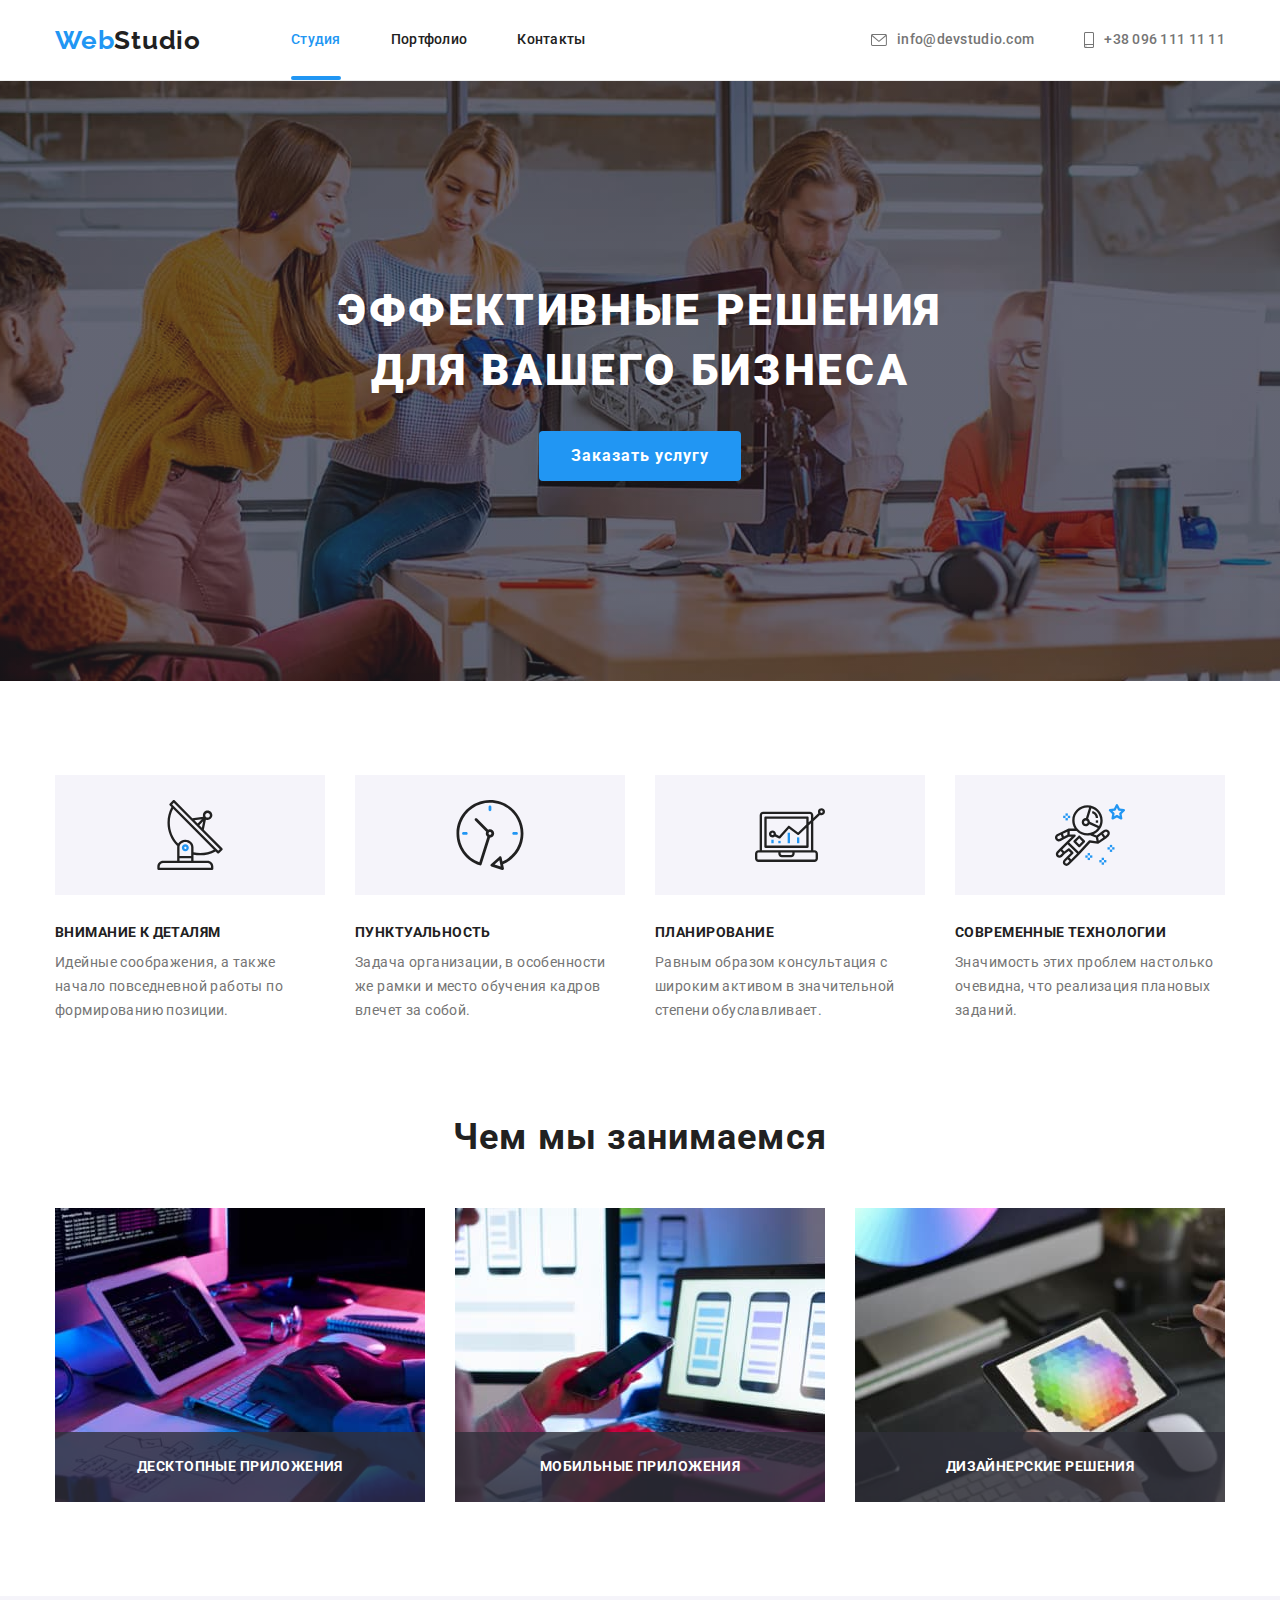
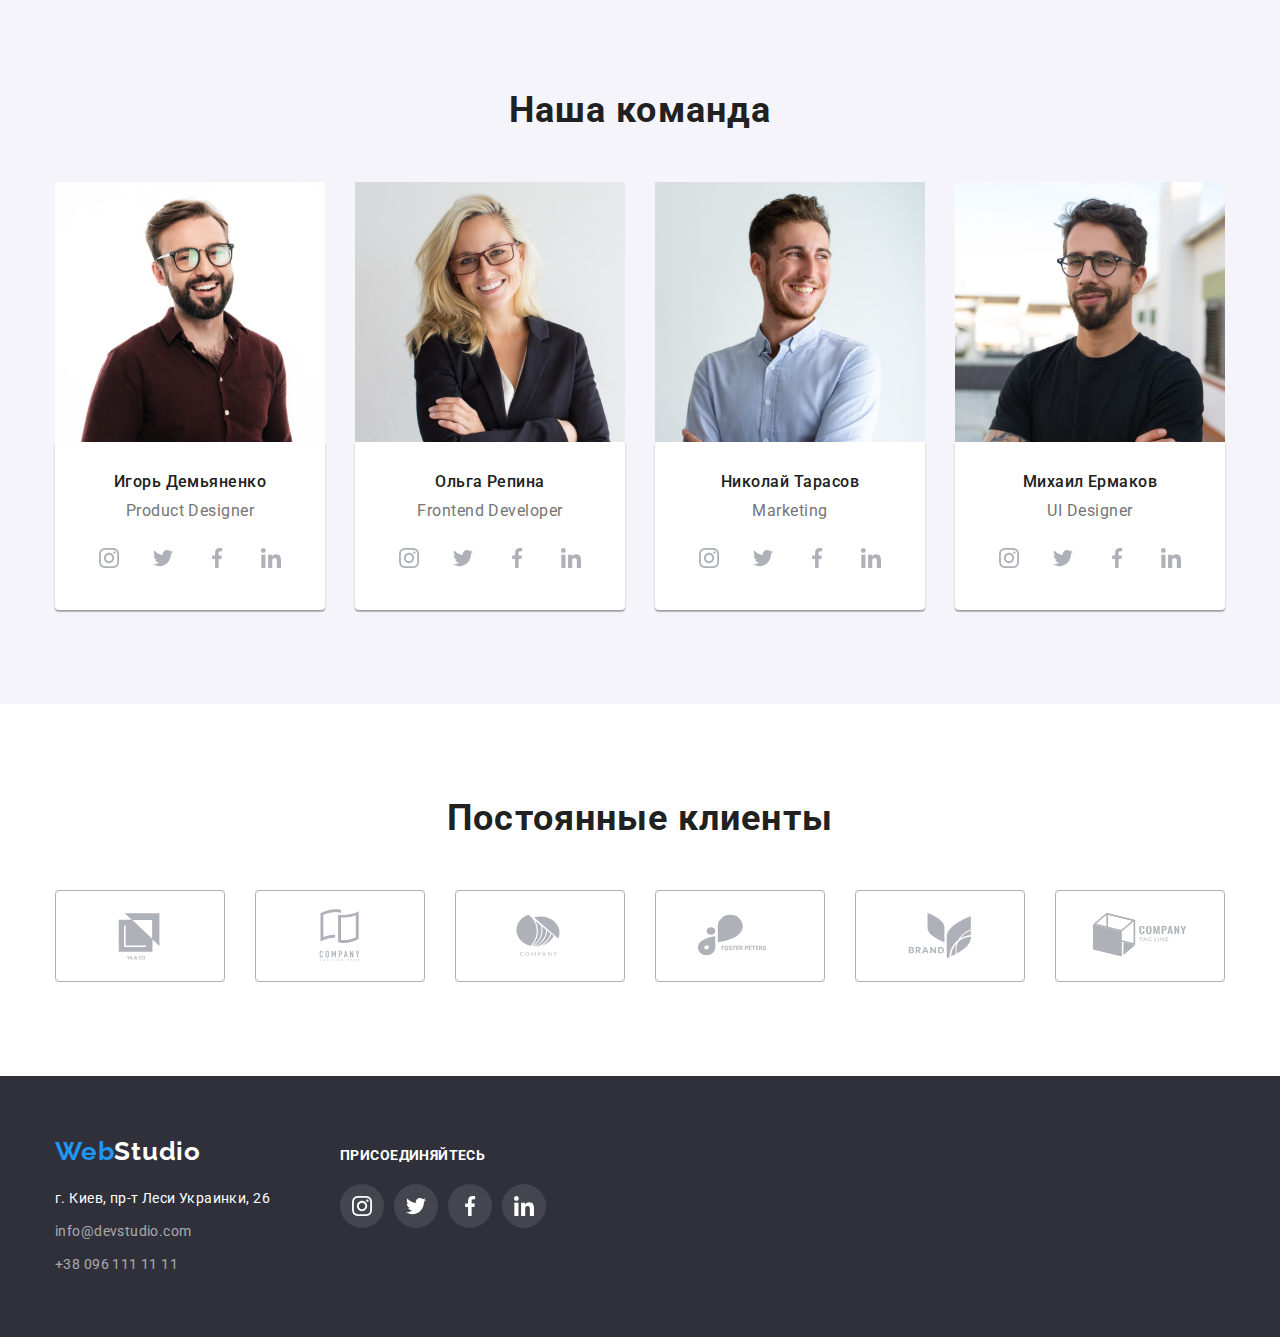
<file: index.html>
<!DOCTYPE html>
<html lang="ru">

<head>
    <meta charset="UTF-8">
    <meta http-equiv="X-UA-Compatible" content="IE=edge">
    <meta name="viewport" content="width=device-width, initial-scale=1.0">
    <title>Document</title>
    <link href="https://fonts.googleapis.com/css2?family=Raleway:wght@700&family=Roboto:wght@400;500;700;900&display=swap"
        rel="stylesheet">
    <link rel="stylesheet" href="https://cdnjs.cloudflare.com/ajax/libs/modern-normalize/1.1.0/modern-normalize.min.css">
    <link rel="stylesheet" href="./css/styles.css">
</head>

<body>
    <!-- Шапка сайта -->
    <header class="page-header">
        <div class="container main-nav">
            <nav class="main-nav">
                <a href="/" class="logo">Web<span class="logo-header">Studio</span></a>
                <ul class="site-nav list">
                    <li class="item"><a href="./index.html" class="link current">Студия</a></li>
                    <li class="item"><a href="./portfolio.html" class="link">Портфолио</a></li>
                    <li class="item"><a href="" class="link">Контакты</a></li>
                </ul>
            </nav>
            <ul class="auth-nav list">
                <li class="item">
                    <a href="mailto:info@devstudio.com" class="link">
                        <svg class="icon" width="16" height="12">
                            <use href="./images/icons.svg#icon-envelope"></use>
                        </svg><span class="link-element">info@devstudio.com</span>
                    </a>
                </li>
                <li class="item">
                    <a href="tell:+380961111111" class="link">
                        <svg class="icon" width="10" height="16">
                            <use href="./images/icons.svg#icon-smartphone"></use>
                        </svg><span class="link-element">+38 096 111 11 11</span>
                    </a>
                </li>
            </ul>
        </div>
    </header>
        
    <main>
        <!-- Герой -->
        <section class="hero">
            <div class="container">
                <h1 class="hero-title">Эффективные решения<br /> для вашего бизнеса</h1>
                <button type="button" class="button" data-modal-open>Заказать услугу</button>
            </div>
        </section>

        <!-- Преимущества -->

        <section class="section-feature">
            <div class="container">
                <h2 class="visually-hidden">Почему мы</h2>
                <ul class="feature-list list">
                    <li class="feature-element">
                        <div class="feature-icon">
                            <svg width="70" height="70">
                                <use href="./images/icons.svg#icon-antenna-1"></use>
                            </svg>
                        </div>
                        <h3 class="title">Внимание к деталям</h3>
                        <p>Идейные соображения, а также начало повседневной работы по формированию позиции.</p>
                    </li>
                    <li class="feature-element">
                        <div class="feature-icon">
                            <svg width="70" height="70">
                                <use href="./images/icons.svg#icon-clock-1"></use>
                            </svg>
                        </div>
                        <h3 class="title">Пунктуальность</h3>
                        <p>Задача организации, в особенности же рамки и место обучения кадров влечет за собой.</p>
                    </li>
                    <li class="feature-element">
                        <div class="feature-icon">
                            <svg width="70" height="70">
                                <use href="./images/icons.svg#icon-diagram-1"></use>
                            </svg>
                        </div>
                        <h3 class="title">Планирование</h3>
                        <p>Равным образом консультация с широким активом в значительной степени обуславливает.</p>
                    </li>
                    <li class="feature-element">
                        <div class="feature-icon">
                            <svg width="70" height="70">
                                <use href="./images/icons.svg#icon-astronaut-1"></use>
                            </svg>
                        </div>
                        <h3 class="title">Современные технологии</h3>
                        <p>Значимость этих проблем настолько очевидна, что реализация плановых заданий.</p>
                    </li>
                </ul>
            </div>
        </section>

        <!-- Что делаем -->

        <section class="section">
            <div class="container">
                <h2 class="section-title">Чем мы занимаемся</h2>
                <ul class="list work">
                    <li class="work-element">
                        <img src="./images/box1.jpg" alt="Десктопные приложения" width="370">
                        <p class="work-text">ДЕСКТОПНЫЕ ПРИЛОЖЕНИЯ</p>
                    </li>
                    <li class="work-element">
                        <img src="./images/box2.jpg" alt="Мобильные приложения" width="370">
                        <p class="work-text">МОБИЛЬНЫЕ ПРИЛОЖЕНИЯ</p>
                    </li>
                    <li class="work-element">
                        <img src="./images/box3.jpg" alt="Дизайн" width="370">
                        <p class="work-text">ДИЗАЙНЕРСКИЕ РЕШЕНИЯ</p>
                    </li>
                </ul>
            </div>
        </section>

        <!-- Команда -->

        <section class="section team">
            <div class="container">
                <h2 class="section-title">Наша команда</h2>
                <ul class="team-list list">
                    <li class="team-element">
                        <img src="./images/img1.jpg" alt="Product Designer" width="270">
                        <div class="team-content">
                            <h3 class="title">Игорь Демьяненко</h3>
                            <p class="text">Product Designer</p>
                            <ul class="team-social-list list">
                                <li class="team-social-item">
                                    <a href="" class="team-social-link">
                                        <svg class="team-social-icon" width="20" height="20">
                                            <use href="./images/icons.svg#icon-instagram-2"></use>
                                        </svg>
                                    </a>
                                </li>
                                <li class="team-social-item">
                                    <a href="" class="team-social-link">
                                        <svg class="team-social-icon" width="20" height="20">
                                            <use href="./images/icons.svg#icon-twitter-1"></use>
                                        </svg>
                                    </a>
                                </li>
                                <li class="team-social-item">
                                    <a href="" class="team-social-link">
                                        <svg class="team-social-icon" width="20" height="20">
                                            <use href="./images/icons.svg#icon-facebook-1"></use>
                                        </svg>
                                    </a>
                                </li>
                                <li class="team-social-item">
                                    <a href="" class="team-social-link">
                                        <svg class="team-social-icon" width="20" height="20">
                                            <use href="./images/icons.svg#icon-linkedin-1"></use>
                                        </svg>
                                    </a>
                                </li>
                            </ul>
                        </div>
                    </li>
                    <li class="team-element">
                        <img src="./images/img2.jpg" alt="Frontend Developer" width="270">
                        <div class="team-content">
                            <h3 class="title">Ольга Репина</h3>
                            <p class="text">Frontend Developer</p>
                            <ul class="team-social-list list">
                                <li class="team-social-item">
                                    <a href="" class="team-social-link">
                                        <svg class="team-social-icon" width="20" height="20">
                                            <use href="./images/icons.svg#icon-instagram-2"></use>
                                        </svg>
                                    </a>
                                </li>
                                <li class="team-social-item">
                                    <a href="" class="team-social-link">
                                        <svg class="team-social-icon" width="20" height="20">
                                            <use href="./images/icons.svg#icon-twitter-1"></use>
                                        </svg>
                                    </a>
                                </li>
                                <li class="team-social-item">
                                    <a href="" class="team-social-link">
                                        <svg class="team-social-icon" width="20" height="20">
                                            <use href="./images/icons.svg#icon-facebook-1"></use>
                                        </svg>
                                    </a>
                                </li>
                                <li class="team-social-item">
                                    <a href="" class="team-social-link">
                                        <svg class="team-social-icon" width="20" height="20">
                                            <use href="./images/icons.svg#icon-linkedin-1"></use>
                                        </svg>
                                    </a>
                                </li>
                            </ul>
                        </div>
                    </li>
                    <li class="team-element">
                        <img src="./images/img3.jpg" alt="Marketing" width="270">
                        <div class="team-content">
                            <h3 class="title">Николай Тарасов</h3>
                            <p class="text">Marketing</p>
                            <ul class="team-social-list list">
                                <li class="team-social-item">
                                    <a href="" class="team-social-link">
                                        <svg class="team-social-icon" width="20" height="20">
                                            <use href="./images/icons.svg#icon-instagram-2"></use>
                                        </svg>
                                    </a>
                                </li>
                                <li class="team-social-item">
                                    <a href="" class="team-social-link">
                                        <svg class="team-social-icon" width="20" height="20">
                                            <use href="./images/icons.svg#icon-twitter-1"></use>
                                        </svg>
                                    </a>
                                </li>
                                <li class="team-social-item">
                                    <a href="" class="team-social-link">
                                        <svg class="team-social-icon" width="20" height="20">
                                            <use href="./images/icons.svg#icon-facebook-1"></use>
                                        </svg>
                                    </a>
                                </li>
                                <li class="team-social-item">
                                    <a href="" class="team-social-link">
                                        <svg class="team-social-icon" width="20" height="20">
                                            <use href="./images/icons.svg#icon-linkedin-1"></use>
                                        </svg>
                                    </a>
                                </li>
                            </ul>
                        </div>
                    </li>
                    <li class="team-element">
                        <img src="./images/img4.jpg" alt="UI Designer" width="270">
                        <div class="team-content">
                            <h3 class="title">Михаил Ермаков</h3>
                            <p class="text">UI Designer</p>
                            <ul class="team-social-list list">
                                <li class="team-social-item">
                                    <a href="" class="team-social-link">
                                        <svg class="team-social-icon" width="20" height="20">
                                            <use href="./images/icons.svg#icon-instagram-2"></use>
                                        </svg>
                                    </a>
                                </li>
                                <li class="team-social-item">
                                    <a href="" class="team-social-link">
                                        <svg class="team-social-icon" width="20" height="20">
                                            <use href="./images/icons.svg#icon-twitter-1"></use>
                                        </svg>
                                    </a>
                                </li>
                                <li class="team-social-item">
                                    <a href="" class="team-social-link">
                                        <svg class="team-social-icon" width="20" height="20">
                                            <use href="./images/icons.svg#icon-facebook-1"></use>
                                        </svg>
                                    </a>
                                </li>
                                <li class="team-social-item">
                                    <a href="" class="team-social-link">
                                        <svg class="team-social-icon" width="20" height="20">
                                            <use href="./images/icons.svg#icon-linkedin-1"></use>
                                        </svg>
                                    </a>
                                </li>
                            </ul>
                        </div>
                    </li>
                </ul>
            </div>
        </section>

        <!-- Клиенты -->
        <section class="section">
            <div class="container">
                <h2 class="section-title">Постоянные клиенты</h2>
                <ul class="clients-list list">
                    <li class="clients-item">
                        <a href="" class="clients-link">
                            <svg class="clients-icon" width="106" height="60">
                                <use href="./images/icons.svg#icon-Logo"></use>
                            </svg>
                        </a>
                    </li>
                    <li class="clients-item">
                        <a href="" class="clients-link">
                            <svg class="clients-icon" width="106" height="60">
                                <use href="./images/icons.svg#icon-Logo-1"></use>
                            </svg>
                        </a>
                    </li>
                    <li class="clients-item">
                        <a href="" class="clients-link">
                            <svg class="clients-icon" width="106" height="60">
                                <use href="./images/icons.svg#icon-Logo-2"></use>
                            </svg>
                        </a>
                    </li>
                    <li class="clients-item">
                        <a href="" class="clients-link">
                            <svg class="clients-icon" width="106" height="60">
                                <use href="./images/icons.svg#icon-Logo-3"></use>
                            </svg>
                        </a>
                    </li>
                    <li class="clients-item">
                        <a href="" class="clients-link">
                            <svg class="clients-icon" width="106" height="60">
                                <use href="./images/icons.svg#icon-Logo-4"></use>
                            </svg>
                        </a>
                    </li>
                    <li class="clients-item">
                        <a href="" class="clients-link">
                            <svg class="clients-icon" width="106" height="60">
                                <use href="./images/icons.svg#icon-Logo-5"></use>
                            </svg>
                        </a>
                    </li>
                </ul>
            </div>
        </section>
    </main>
    
    <!-- Футер -->

    <footer class="footer">
        <div class="container footer-element">
            <div class="footer-element-contact">
                <a href="/" class="logo logo-element">Web<span class="logo-footer">Studio</span></a>
                <p class="address contact-element">
                    г. Киев, пр-т Леси Украинки, 26
                </p>
                <address>
                    <ul class="contact list">
                        <li class="contact-element">
                            <a href="mailto:info@devstudio.com" class="link">info@devstudio.com</a>
                        </li>
                        <li class="contact-element">
                            <a href="tell:+380961111111" class="link">+38 096 111 11 11</a>
                        </li>
                    </ul>
                </address>
            </div>
            <div class="footer-element-social">
                <p class="social">ПРИСОЕДИНЯЙТЕСЬ</p>
                <ul class="social-list">
                    <li class="social-item list">
                        <a href="" class="social-link">
                            <svg class="social-icon" width="20" height="20">
                                <use href="./images/icons.svg#icon-instagram-2"></use>
                            </svg>
                        </a>
                    </li>
                    <li class="social-item list">
                        <a href="" class="social-link">
                            <svg class="social-icon" width="20" height="20">
                                <use href="./images/icons.svg#icon-twitter-1"></use>
                            </svg>
                        </a>
                    </li>
                    <li class="social-item list">
                        <a href="" class="social-link">
                            <svg class="social-icon" width="20" height="20">
                                <use href="./images/icons.svg#icon-facebook-1"></use>
                            </svg>
                        </a>
                    </li>
                    <li class="social-item list">
                        <a href="" class="social-link">
                            <svg class="social-icon" width="20" height="20">
                                <use href="./images/icons.svg#icon-linkedin-1"></use>
                            </svg>
                        </a>
                    </li>
                </ul>
            </div>
        </div>
    </footer>

    <div class="backdrop is-hidden" data-modal>
        <div class="modal">
            <button type="button" class="button-close" data-modal-close>
                <svg class="icon-close" width="18" height="18">
                    <use href="./images/icons.svg#icon-close-black-18dp-2-1"></use>
                </svg>
            </button>
        </div>
    </div>
    <script src="./js/modal.js"></script>
</body>

</html>
</file>
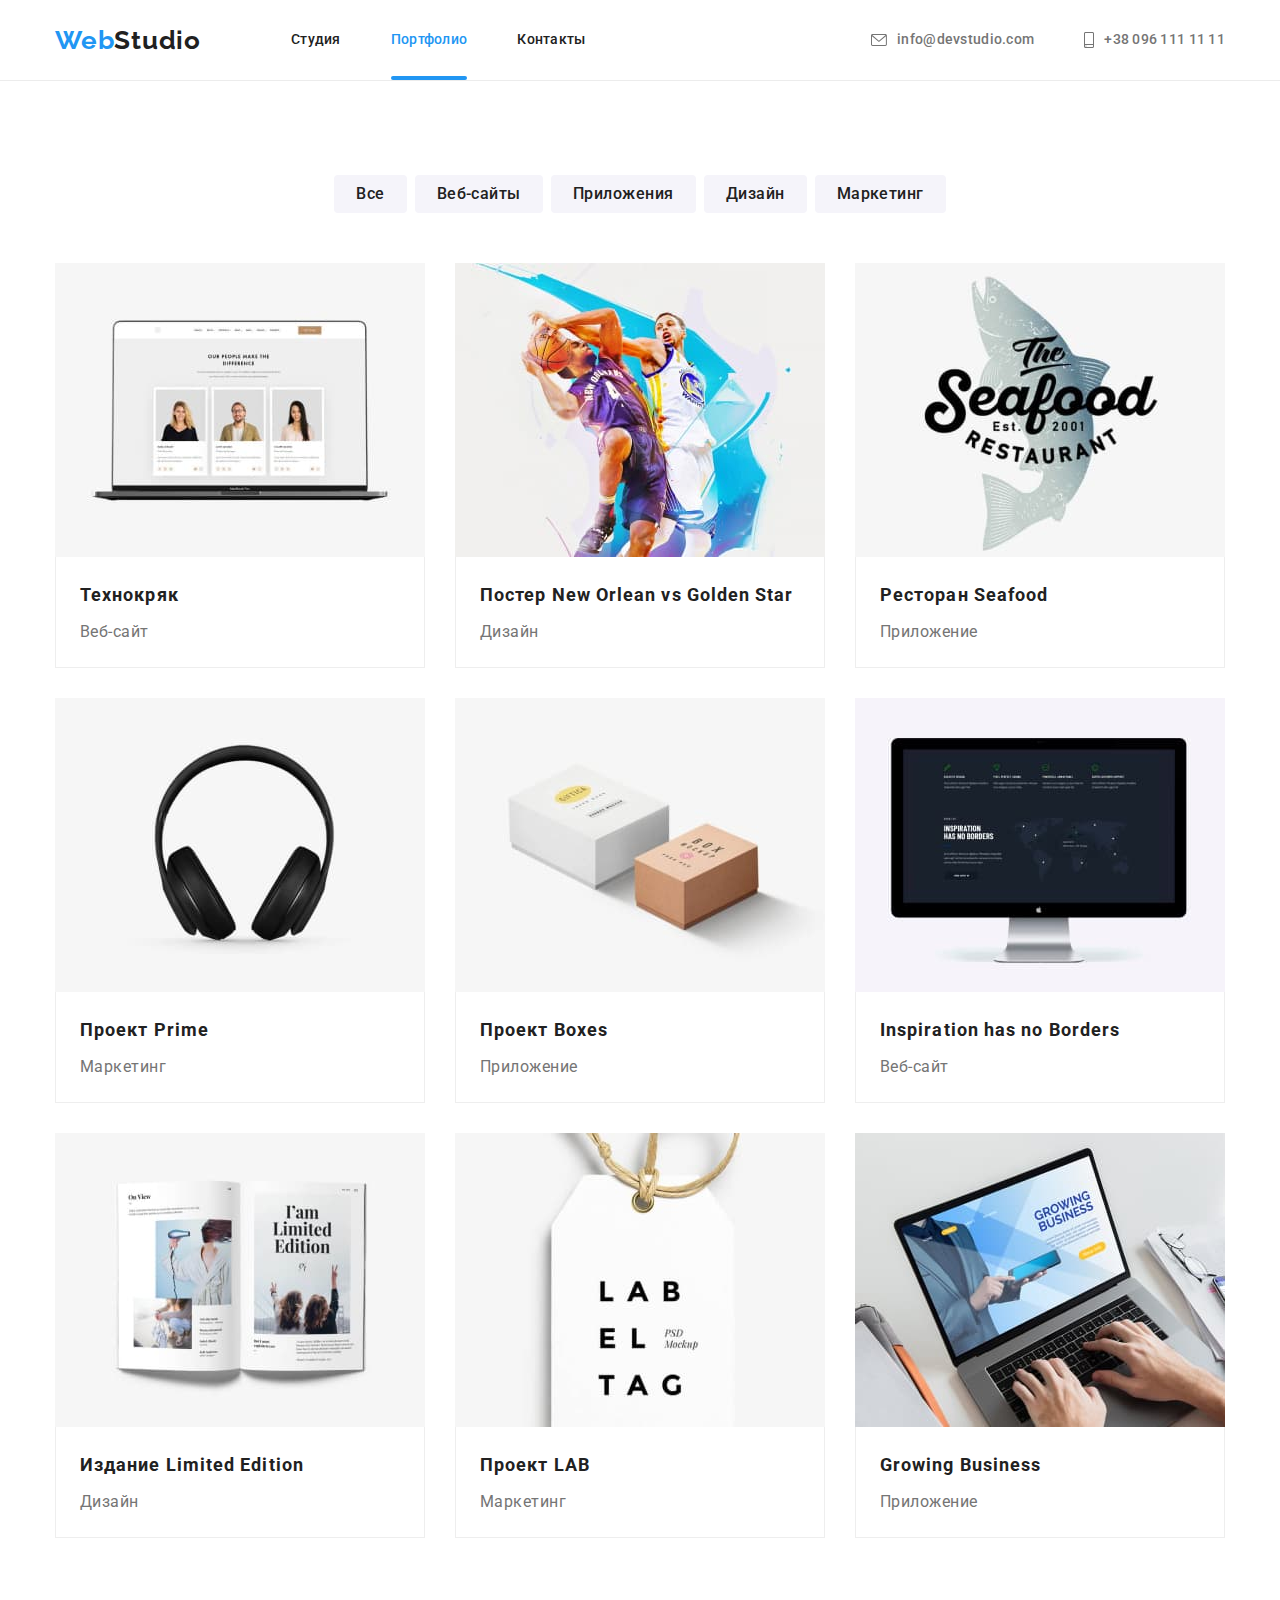
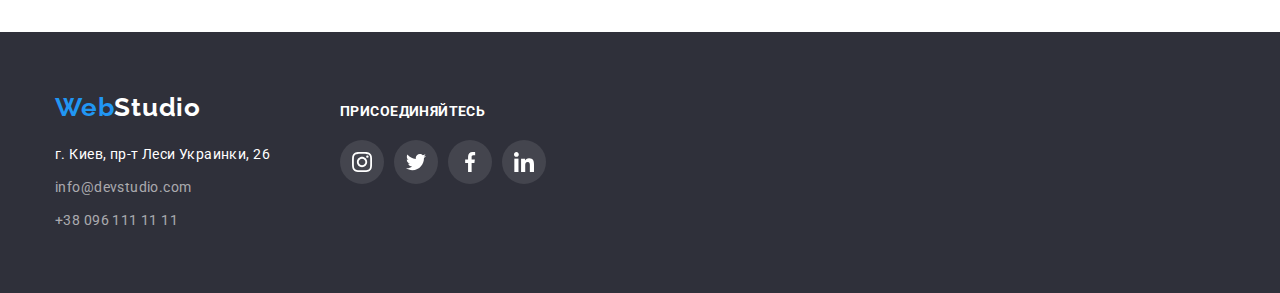
<file: portfolio.html>
<!DOCTYPE html>
<html lang="ru">

<head>
    <meta charset="UTF-8">
    <meta http-equiv="X-UA-Compatible" content="IE=edge">
    <meta name="viewport" content="width=device-width, initial-scale=1.0">
    <title>Document</title>
    <link href="https://fonts.googleapis.com/css2?family=Raleway:wght@700&family=Roboto:wght@400;500;700;900&display=swap"
        rel="stylesheet">
    <link rel="stylesheet" href="https://cdnjs.cloudflare.com/ajax/libs/modern-normalize/1.1.0/modern-normalize.min.css">
    <link rel="stylesheet" href="./css/styles.css">
</head>

<body>
    <!-- Шапка сайта -->
    <header class="page-header">
        <div class="container main-nav">
            <nav class="main-nav">
                <a href="/" class="logo">Web<span class="logo-header">Studio</span></a>
                <ul class="site-nav list">
                    <li class="item">
                        <a href="./index.html" class="link">Студия</a>
                    </li>
                    <li class="item">
                        <a href="./portfolio.html" class="link current">Портфолио</a>
                    </li>
                    <li class="item">
                        <a href="" class="link">Контакты</a>
                    </li>
                </ul>
            </nav>
            <ul class="auth-nav list">
                <li class="item">
                    <a href="mailto:info@devstudio.com" class="link">
                        <svg class="icon" width="16" height="12">
                            <use href="./images/icons.svg#icon-envelope"></use>
                        </svg><span class="link-element">info@devstudio.com</span>
                    </a>
                </li>
                <li class="item">
                    <a href="tell:+380961111111" class="link">
                        <svg class="icon" width="10" height="16">
                            <use href="./images/icons.svg#icon-smartphone"></use>
                        </svg><span class="link-element">+38 096 111 11 11</span>
                    </a>
                </li>
            </ul>
        </div>
    </header>

    <main>
        <section class="section">
            <div class="container">
                <h1 class="visually-hidden">Портфолио</h1>
                    <ul class="filtr list">
                        <li class="filtr-element"><button type="button" class="link">Все</button></li>
                        <li class="filtr-element"><button type="button" class="link">Веб-сайты</button></li>
                        <li class="filtr-element"><button type="button" class="link">Приложения</button></li>
                        <li class="filtr-element"><button type="button" class="link">Дизайн</button></li>
                        <li class="filtr-element"><button type="button" class="link">Маркетинг</button></li>
                    </ul>
                    <ul class="portfolio-list list">
                        <li class="portfolio-element">
                            <a href="" class="portfolio-link">
                                <div class="portfolio-overlay">
                                    <img src="./images/img5.jpg" alt="Веб-сайт" width="370">
                                    <p class="portfolio-overlay-text">Технокряк это современная площадка распространения коронавируса. Компании используют эту платформу для цифрового
                                    шпионажа и атак на защищённые сервера конкурентов.</p>
                                </div>
                                    <div class="portfolio-content">  
                                        <h2 class="title">Технокряк</h3>
                                        <p>Веб-сайт</p>
                                    </div>
                            </a>
                        </li>
                        <li class="portfolio-element">
                            <a href="" class="portfolio-link">
                                <div class="portfolio-overlay">
                                    <img src="./images/img6.jpg" alt="Дизайн" width="370">
                                    <p class="portfolio-overlay-text">Технокряк это современная площадка распространения коронавируса. Компании используют эту платформу для цифрового
                                        шпионажа и атак на защищённые сервера конкурентов.</p>
                                </div>
                                    <div class="portfolio-content">
                                        <h2 class="title">Постер New Orlean vs Golden Star</h3>
                                        <p>Дизайн</p>
                                    </div>
                            </a>
                        </li>
                        <li class="portfolio-element">
                            <a href="" class="portfolio-link">
                                <div class="portfolio-overlay">
                                    <img src="./images/img7.jpg" alt="Приложение" width="370">
                                    <p class="portfolio-overlay-text">Технокряк это современная площадка распространения коронавируса. Компании используют
                                        эту платформу для цифрового
                                        шпионажа и атак на защищённые сервера конкурентов.</p>
                                </div>
                                    <div class="portfolio-content">
                                        <h2 class="title">Ресторан Seafood</h3>
                                        <p>Приложение</p>
                                    </div>
                            </a>
                        </li>
                        <li class="portfolio-element">
                            <a href="" class="portfolio-link">
                                <div class="portfolio-overlay">
                                    <img src="./images/img8.jpg" alt="Маркетинг" width="370">
                                    <p class="portfolio-overlay-text">Технокряк это современная площадка распространения коронавируса. Компании используют
                                        эту платформу для цифрового
                                        шпионажа и атак на защищённые сервера конкурентов.</p>
                                </div>
                                    <div class="portfolio-content">
                                        <h2 class="title">Проект Prime</h3>
                                        <p>Маркетинг</p>
                                    </div>
                            </a>
                        </li>
                        <li class="portfolio-element">
                            <a href="" class="portfolio-link">
                                <div class="portfolio-overlay">
                                    <img src="./images/img9.jpg" alt="Приложение" width="370">
                                    <p class="portfolio-overlay-text">Технокряк это современная площадка распространения коронавируса. Компании используют
                                        эту платформу для цифрового
                                        шпионажа и атак на защищённые сервера конкурентов.</p>
                                </div>
                                    <div class="portfolio-content">
                                        <h2 class="title">Проект Boxes</h3>
                                        <p>Приложение</p>
                                    </div>
                            </a>
                        </li>
                        <li class="portfolio-element">
                            <a href="" class="portfolio-link">
                                <div class="portfolio-overlay">
                                    <img src="./images/img10.jpg" alt="Веб-сайт" width="370">
                                    <p class="portfolio-overlay-text">Технокряк это современная площадка распространения коронавируса. Компании используют
                                        эту платформу для цифрового
                                        шпионажа и атак на защищённые сервера конкурентов.</p>
                                </div>
                                    <div class="portfolio-content">
                                        <h2 class="title">Inspiration has no Borders</h3>
                                        <p>Веб-сайт</p>
                                    </div>
                            </a>
                        </li>
                        <li class="portfolio-element">
                            <a href="" class="portfolio-link">
                                <div class="portfolio-overlay">
                                    <img src="./images/img11.jpg" alt="Дизайн" width="370">
                                    <p class="portfolio-overlay-text">Технокряк это современная площадка распространения коронавируса. Компании используют
                                        эту платформу для цифрового
                                        шпионажа и атак на защищённые сервера конкурентов.</p>
                                </div>
                                    <div class="portfolio-content">
                                        <h2 class="title">Издание Limited Edition</h3>
                                        <p>Дизайн</p>
                                    </div>
                            </a>
                        </li>
                        <li class="portfolio-element">
                            <a href="" class="portfolio-link">
                                <div class="portfolio-overlay">
                                    <img src="./images/img12.jpg" alt="Маркетинг" width="370">
                                    <p class="portfolio-overlay-text">Технокряк это современная площадка распространения коронавируса. Компании используют
                                        эту платформу для цифрового
                                        шпионажа и атак на защищённые сервера конкурентов.</p>
                                </div>
                                    <div class="portfolio-content">
                                        <h2 class="title">Проект LAB</h3>
                                        <p>Маркетинг</p>
                                    </div>
                            </a>
                        </li>
                        <li class="portfolio-element">
                            <a href="" class="portfolio-link">
                                <div class="portfolio-overlay">
                                    <img src="./images/img13.jpg" alt="Приложение" width="370">
                                    <p class="portfolio-overlay-text">Технокряк это современная площадка распространения коронавируса. Компании используют
                                        эту платформу для цифрового
                                        шпионажа и атак на защищённые сервера конкурентов.</p>
                                </div>
                                    <div class="portfolio-content">
                                        <h2 class="title">Growing Business</h3>
                                        <p>Приложение</p>
                                    </div>
                            </a>
                        </li>
                    </ul>
            </div>
        </section>
    </main>

    <!-- Футер -->
    <footer class="footer">
        <div class="container footer-element">
            <div class="footer-element-contact">
                <a href="/" class="logo logo-element">Web<span class="logo-footer">Studio</span></a>
                <p class="address contact-element">
                    г. Киев, пр-т Леси Украинки, 26
                </p>
                <address>
                    <ul class="contact list">
                        <li class="contact-element">
                            <a href="mailto:info@devstudio.com" class="link">info@devstudio.com</a>
                        </li>
                        <li class="contact-element">
                            <a href="tell:+380961111111" class="link">+38 096 111 11 11</a>
                        </li>
                    </ul>
                </address>
            </div>
            <div class="footer-element-social">
                <p class="social">ПРИСОЕДИНЯЙТЕСЬ</p>
                <ul class="social-list">
                    <li class="social-item list">
                        <a href="" class="social-link">
                            <svg class="social-icon" width="20" height="20">
                                <use href="./images/icons.svg#icon-instagram-2"></use>
                            </svg>
                        </a>
                    </li>
                    <li class="social-item list">
                        <a href="" class="social-link">
                            <svg class="social-icon" width="20" height="20">
                                <use href="./images/icons.svg#icon-twitter-1"></use>
                            </svg>
                        </a>
                    </li>
                    <li class="social-item list">
                        <a href="" class="social-link">
                            <svg class="social-icon" width="20" height="20">
                                <use href="./images/icons.svg#icon-facebook-1"></use>
                            </svg>
                        </a>
                    </li>
                    <li class="social-item list">
                        <a href="" class="social-link">
                            <svg class="social-icon" width="20" height="20">
                                <use href="./images/icons.svg#icon-linkedin-1"></use>
                            </svg>
                        </a>
                    </li>
                </ul>
            </div>
        </div>
    </footer>
</body>

</html>
</file>
<file: css/styles.css>
:root {
  --primary-text-color: #212121;
  --text-color: #757575;
  --accent-color: #2196f3;
  --primary-white-color: #ffffff;
  --background-color: #2f303a;
  --btn-background-color: #f5f4fa;
  --contact-text-color: rgba(255, 255, 255, 0.6);
  --portfolio-border-color: #eeeeee;
  --border-color: #ececec;
  --icon-color: #afb1b8;
  --background-icon: rgba(255, 255, 255, 0.1);
  --portfolio-background-color: rgba(33, 150, 243, 0.9);
  --work-background-color: rgba(47, 48, 58, 0.8);
  --backdrop-color: rgba(0, 0, 0, 0.2);
}

p,
h1,
h2,
h3,
h4,
h5,
h6 {
  margin: 0;
}

ul {
  margin: 0;
  padding: 0;
}

img {
  display: block;
}

body {
  color: var(--primary-text-color);
  background-color: var(--primary-white-color);
  font-family: Roboto, sans-serif;
}

.list {
  list-style: none;
}

.visually-hidden {
  position: absolute;
  width: 1px;
  height: 1px;
  margin: -1px;
  border: 0;
  padding: 0;

  white-space: nowrap;
  clip-path: inset(100%);
  clip: rect(0 0 0 0);
  overflow: hidden;
}

/* Page header */

.page-header {
  border-bottom: 1px solid var(--border-color);
  max-width: 1600px;
  margin: 0 auto;
}

.logo {
  color: var(--accent-color);
  font-family: Raleway, sans;
  font-weight: 700;
  font-size: 26px;
  line-height: 1.19;
  letter-spacing: 0.03em;
  text-decoration: none;
}

.logo-header {
  color: var(--primary-text-color);
}

/* Main nav */

.main-nav {
  display: flex;
  align-items: center;
}

.container {
  width: 1200px;
  padding-left: 15px;
  padding-right: 15px;
  margin: 0 auto;
}

/* Site nav */

.site-nav {
  display: flex;
  margin-left: 90px;
}

.site-nav .item:not(:last-child) {
  margin-right: 50px;
}

.site-nav .link {
  position: relative;
  display: block;
  padding-top: 32px;
  padding-bottom: 32px;

  color: var(--primary-text-color);
  font-weight: 500;
  font-size: 14px;
  line-height: 1.14;
  letter-spacing: 0.02em;
  text-decoration: none;

  transition-property: color;
  transition-duration: 250ms;
  transition-timing-function: cubic-bezier(0.4, 0, 0.2, 1);
}

.site-nav .link:hover,
.site-nav .link:focus {
  color: var(--accent-color);
}

.link.current::after {
  display: block;
  content: '';
  position: absolute;
  bottom: 0;
  left: 0;
  width: 100%;
  height: 4px;
  border-radius: 2px;
  background-color: var(--accent-color);
}

.site-nav .link.current {
  color: var(--accent-color);
}

/* Auth nav */

.auth-nav {
  display: flex;
  margin-left: auto;
}

.auth-nav .item + .item {
  margin-left: 50px;
}

.auth-nav .link {
  display: flex;
  align-items: center;
  padding-top: 32px;
  padding-bottom: 32px;

  color: var(--text-color);
  font-weight: 500;
  font-size: 14px;
  line-height: 1.14;
  letter-spacing: 0.02em;
  text-decoration: none;

  transition-property: color;
  transition-duration: 250ms;
  transition-timing-function: cubic-bezier(0.4, 0, 0.2, 1);
}

.link-element {
  margin-left: 10px;
}

.icon {
  fill: currentColor;
}

.auth-nav .link:hover,
.auth-nav .link:focus {
  color: var(--accent-color);
}

/* Hero */

.hero {
  background: var(--background-color);
  background-image: linear-gradient(rgba(47, 48, 58, 0.4), rgba(47, 48, 58, 0.4)),
    url(../images/img14.jpg);
  background-repeat: no-repeat;
  background-position: center;
  background-size: cover;
  max-width: 1600px;
  margin: 0 auto;

  text-align: center;
  padding-top: 200px;
  padding-bottom: 200px;
}

.hero-title {
  color: var(--primary-white-color);
  font-weight: 900;
  font-size: 44px;
  line-height: 1.36;
  text-align: center;
  letter-spacing: 0.06em;
  text-transform: uppercase;

  margin-bottom: 30px;
}

.button {
  display: inline-block;
  align-items: center;
  cursor: pointer;
  border-radius: 4px;
  border: transparent;
  padding: 10px 32px;
  min-width: 200px;

  color: var(--primary-white-color);
  background-color: var(--accent-color);
  font-weight: 700;
  font-size: 16px;
  line-height: 1.88;
  text-align: center;
  letter-spacing: 0.06em;
  font-family: inherit;
}

/* Features */

.section-feature {
  padding-top: 94px;
}

.feature-list {
  display: flex;

  color: var(--text-color);
  font-size: 14px;
  line-height: 1.71;
  letter-spacing: 0.03em;
}

.feature-list .title {
  color: var(--primary-text-color);
  font-weight: 700;
  font-size: 14px;
  line-height: 1.14;
  letter-spacing: 0.03em;
  text-transform: uppercase;

  margin-bottom: 10px;
}

.feature-element {
  width: 270px;
}

.feature-element:not(:last-child) {
  margin-right: 30px;
}

.feature-icon {
  height: 120px;
  background-color: var(--btn-background-color);
  display: flex;
  align-items: center;
  justify-content: center;
  margin-bottom: 30px;
}

/* Section */

.section {
  padding-top: 94px;
  padding-bottom: 94px;
}

.section-title {
  font-weight: bold;
  font-size: 36px;
  line-height: 1.16;
  text-align: center;
  letter-spacing: 0.03em;

  margin-bottom: 50px;
}

/* Work */

.work {
  display: flex;
}
.work-element:not(:last-child) {
  margin-right: 30px;
}

.work-element {
  position: relative;
}

.work-text {
  position: absolute;
  bottom: 0;
  left: 0;
  width: 100%;
  height: 70px;
  background-color: var(--work-background-color);

  display: flex;
  justify-content: center;
  align-items: center;

  font-style: normal;
  font-weight: bold;
  font-size: 14px;
  line-height: 1.14;
  text-align: center;
  letter-spacing: 0.03em;
  text-transform: uppercase;
  color: var(--primary-white-color);
}

/* Team */

.team {
  background: var(--btn-background-color);
  max-width: 1600px;
  margin: 0 auto;
}

.team-element {
  width: 270px;
}

.team-element:not(:last-child) {
  margin-right: 30px;
}

.team-list {
  display: flex;

  color: var(--text-color);
  font-size: 16px;
  line-height: 1.19;
  text-align: center;
  letter-spacing: 0.03em;
}

.team-list .title {
  color: var(--primary-text-color);
  font-weight: 500;
  font-size: 16px;
  line-height: 1.19;
  text-align: center;
  letter-spacing: 0.03em;

  margin-bottom: 10px;
}

.team-content {
  padding-top: 30px;
  padding-bottom: 30px;

  background-color: var(--primary-white-color);
  box-shadow: 0px 1px 3px rgba(0, 0, 0, 0.12), 0px 1px 1px rgba(0, 0, 0, 0.14),
    0px 2px 1px rgba(0, 0, 0, 0.2);
  border-radius: 0px 0px 4px 4px;
}

.text {
  margin-bottom: 16px;
}

.team-social-list {
  display: flex;
  justify-content: center;
}

.team-social-item + .team-social-item {
  margin-left: 10px;
}

.team-social-link {
  width: 44px;
  height: 44px;
  border-radius: 50%;
  display: flex;
  align-items: center;
  justify-content: center;
  color: var(--icon-color);

  transition-property: background-color, color;
  transition-duration: 250ms;
  transition-timing-function: cubic-bezier(0.4, 0, 0.2, 1);
}

.team-social-icon {
  fill: currentColor;
}

.team-social-link:hover,
.team-social-link:focus {
  background-color: var(--accent-color);
  color: var(--primary-white-color);
}

/* Clients */

.clients-list {
  display: flex;
  justify-content: center;
}

.clients-item + .clients-item {
  margin-left: 30px;
}

.clients-item {
  width: 170px;
  height: 92px;
}

.clients-link {
  width: 100%;
  height: 100%;
  border: 1px solid var(--icon-color);
  box-sizing: border-box;
  border-radius: 4px;
  display: flex;
  align-items: center;
  justify-content: center;
  color: var(--icon-color);

  transition-property: border-color, color;
  transition-duration: 250ms;
  transition-timing-function: cubic-bezier(0.4, 0, 0.2, 1);
}

.clients-icon {
  fill: currentColor;
}

.clients-link:hover,
.clients-link:focus {
  border-color: var(--accent-color);
  color: var(--accent-color);
}

/* Portfolio */

.filtr {
  display: flex;
  justify-content: center;
  margin-bottom: 50px;
}
.filtr-element:not(:last-child) {
  margin-right: 8px;
}

.filtr .link {
  color: var(--primary-text-color);
  background-color: var(--btn-background-color);
  font-weight: 500;
  font-size: 16px;
  line-height: 1.63;
  text-align: center;
  letter-spacing: 0.03em;
  font-family: inherit;

  cursor: pointer;
  border-radius: 4px;
  border: transparent;
  padding: 6px 22px;

  transition-property: color, background-color, box-shadow;
  transition-duration: 250ms;
  transition-timing-function: cubic-bezier(0.4, 0, 0.2, 1);
}

.filtr .link:hover,
.filtr .link:focus {
  color: var(--primary-white-color);
  background-color: var(--accent-color);
  box-shadow: 0px 1px 1px rgba(0, 0, 0, 0.12), 0px 4px 4px rgba(0, 0, 0, 0.06),
    1px 4px 6px rgba(0, 0, 0, 0.16);
}

.portfolio-list {
  display: flex;
  flex-wrap: wrap;

  font-size: 16px;
  line-height: 1.88;
  letter-spacing: 0.03em;
}

.portfolio-element {
  width: 370px;
  margin-right: 30px;
  margin-bottom: 30px;
  background: var(--primary-white-color);
  box-sizing: border-box;
}

.portfolio-link {
  display: block;
  text-decoration: none;

  transition-property: box-shadow;
  transition-duration: 250ms;
  transition-timing-function: cubic-bezier(0.4, 0, 0.2, 1);
}

.portfolio-link:hover,
.portfolio-link:focus {
  box-shadow: 0px 1px 1px rgba(0, 0, 0, 0.12), 0px 4px 4px rgba(0, 0, 0, 0.06),
    1px 4px 6px rgba(0, 0, 0, 0.16);
}

.portfolio-element:nth-child(3n) {
  margin-right: 0;
}

.portfolio-element:nth-last-child(-n + 3) {
  margin-bottom: 0;
}

.portfolio-list .title {
  margin-bottom: 4px;
  color: var(--primary-text-color);
  font-size: 18px;
  line-height: 2;
  letter-spacing: 0.06em;
}

.portfolio-content {
  color: var(--text-color);
  border-left: 1px solid var(--portfolio-border-color);
  border-bottom: 1px solid var(--portfolio-border-color);
  border-right: 1px solid var(--portfolio-border-color);
  padding: 20px 24px;
}

.portfolio-overlay {
  position: relative;
  overflow: hidden;
}

.portfolio-link:hover .portfolio-overlay-text,
.portfolio-link:focus .portfolio-overlay-text {
  transform: translateY(0);
}

.portfolio-overlay-text {
  position: absolute;
  top: 0;
  left: 0;
  width: 100%;
  height: 100%;
  padding: 63px 24px;
  font-weight: 400;
  font-size: 18px;
  line-height: 1.56;
  letter-spacing: 0.03em;
  color: var(--primary-white-color);
  background-color: var(--portfolio-background-color);

  transform: translateY(100%);
  transition: transform 250ms cubic-bezier(0.4, 0, 0.2, 1);
}

/* Footer */

.footer {
  background: var(--background-color);
  max-width: 1600px;
  margin: 0 auto;
  padding-top: 60px;
  padding-bottom: 60px;
}

.footer-element {
  display: flex;
  align-items: baseline;
}

.footer-element-contact {
  margin-right: 70px;
}

.logo-footer {
  color: var(--primary-white-color);
}

.logo-element {
  display: block;
  margin-bottom: 20px;
}

.address {
  color: var(--primary-white-color);
  font-size: 14px;
  line-height: 1.71;
  letter-spacing: 0.03em;
  text-decoration: none;
}

.contact .link {
  color: var(--contact-text-color);
  font-style: normal;
  font-size: 14px;
  line-height: 1.71;
  letter-spacing: 0.03em;
  text-decoration: none;

  transition-property: color;
  transition-duration: 250ms;
  transition-timing-function: cubic-bezier(0.4, 0, 0.2, 1);
}

.contact .link:hover,
.contact .link:focus {
  color: var(--accent-color);
}

.contact-element:not(:last-child) {
  margin-bottom: 9px;
}

.social {
  font-weight: bold;
  font-size: 14px;
  line-height: 1.14;
  letter-spacing: 0.03em;
  text-transform: uppercase;
  color: var(--primary-white-color);
  margin-bottom: 20px;
}

.social-list {
  display: flex;
  justify-content: center;
}

.social-item + .social-item {
  margin-left: 10px;
}

.social-link {
  width: 44px;
  height: 44px;
  border-radius: 50%;
  display: flex;
  align-items: center;
  justify-content: center;
  color: var(--primary-white-color);
  background-color: var(--background-icon);

  transition-property: background-color;
  transition-duration: 250ms;
  transition-timing-function: cubic-bezier(0.4, 0, 0.2, 1);
}

.social-icon {
  fill: currentColor;
}

.social-link:hover,
.social-link:focus {
  background-color: var(--accent-color);
}

/* Modal */

.backdrop {
  position: fixed;
  top: 0;
  left: 0;
  width: 100%;
  height: 100%;
  background-color: var(--backdrop-color);
  transition: opacity 250ms cubic-bezier(0.4, 0, 0.2, 1),
    visibility 250ms cubic-bezier(0.4, 0, 0.2, 1);
}

.backdrop.is-hidden {
  opacity: 0;
  pointer-events: none;
  visibility: hidden;
}

.modal {
  position: absolute;
  top: 50%;
  left: 50%;
  transform: translate(-50%, -50%);
  min-width: 528px;
  min-height: 581px;
  background-color: var(--primary-white-color);
}

.button-close {
  position: absolute;
  top: 0;
  right: 0;
  display: flex;
  align-items: center;
  justify-content: center;
  width: 30px;
  height: 30px;
  margin: 8px;
  border-radius: 50%;
  background: var(--primary-white-color);
  border: 1px solid rgba(0, 0, 0, 0.1);
  box-sizing: border-box;
  cursor: pointer;
}
</file>
